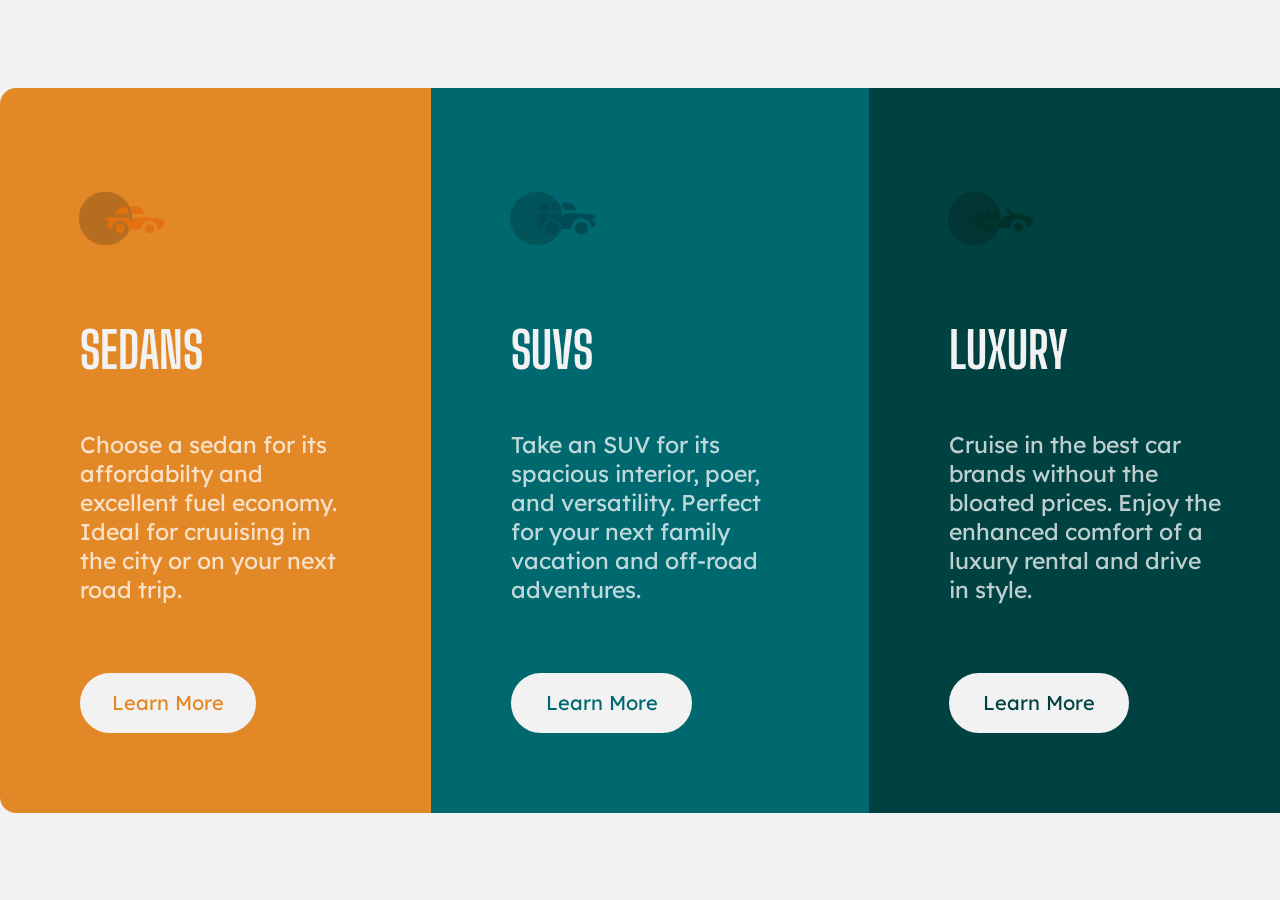
<file: index.html>
<!DOCTYPE html>
<html lang="en">
  <head>
    <meta charset="UTF-8" />
    <meta http-equiv="X-UA-Compatible" content="IE=edge" />
    <meta name="viewport" content="width=device-width, initial-scale=1.0" />
    <title>Flex-Layout</title>
    <link rel="stylesheet" href="style.css" />
  </head>
  <body>
    <main>
      <div class="left">
        <img src="icon-sedans.svg.png">
        <h1>SEDANS</h1>
        <p>
          Choose a sedan for its affordabilty and excellent fuel economy. Ideal
          for cruuising in the city or on your next road trip.
        </p>
        <button><a href="#"></a> Learn More</button>
      </div>
      
      <div class="middle">
        <img src="icon-suvs.svg.png">
        <h1>SUVS</h1>
        <p>
          Take an SUV for its spacious interior, poer, and versatility. Perfect for your next family vacation and off-road adventures.
        </p>
        <button><a href="#"></a> Learn More</button>
      </div>

      <div class="right">
        <img src="icon-luxury.svg.png">
        <h1>LUXURY</h1>
        <p>
          Cruise in the best car brands without the bloated prices. Enjoy the enhanced comfort of a luxury rental and drive in style.
        </p>
        <button><a href="#"></a> Learn More</button>
      </div>

      <div class="gridcheck">
      <a href="grid.html">Check out the Grid Layout</a>
    </div>

    </main>
  </body>
</html>
</file>
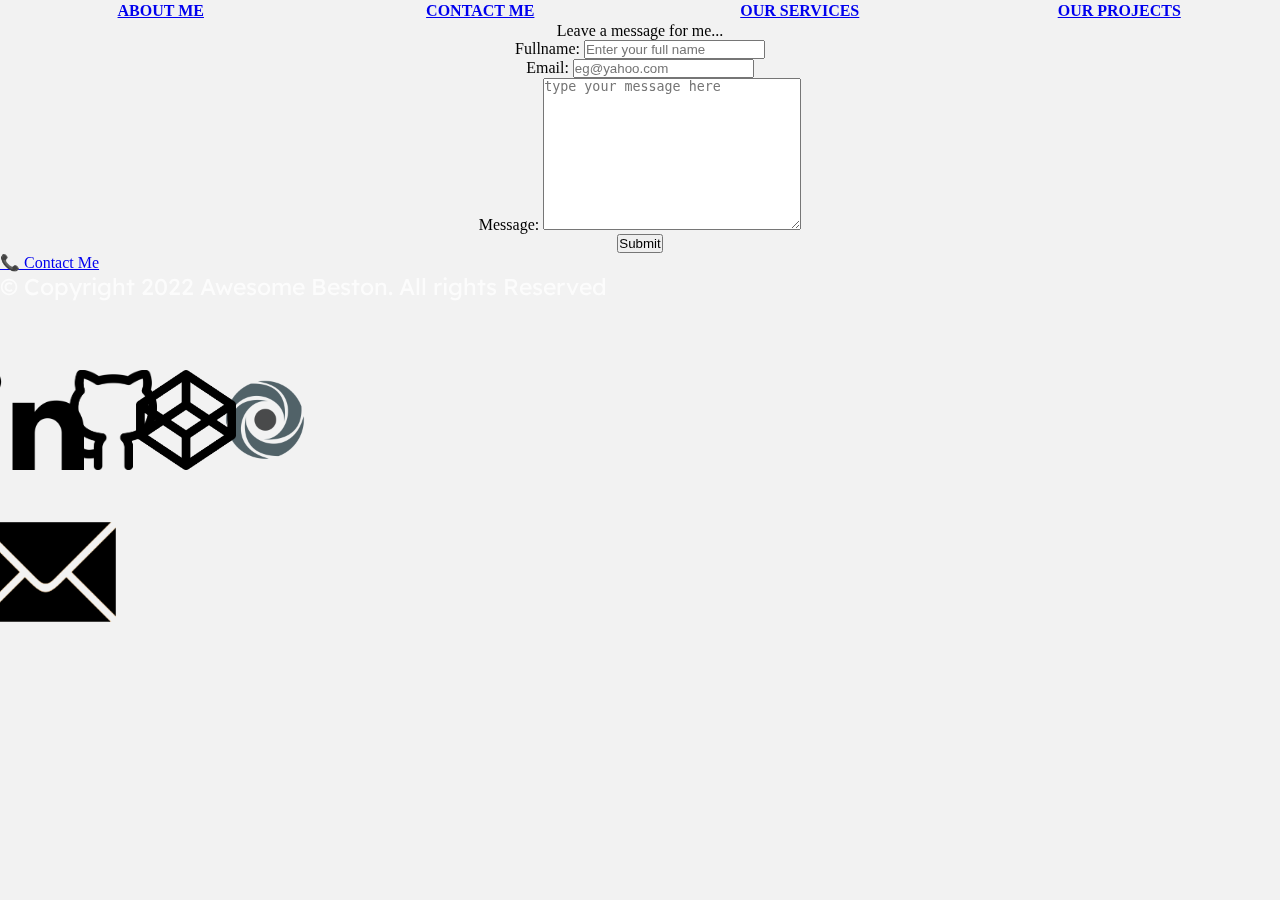
<file: contact page.html>
<!DOCTYPE html>
<html lang="en">
  <head>
    <meta charset="UTF-8" />
    <meta http-equiv="X-UA-Compatible" content="IE=edge" />
    <meta name="viewport" content="width=device-width, initial-scale=1.0" />
    <title>Contact Page</title>
    <link rel="stylesheet" href="style.css" />
  </head>
  <body>
     <table class="header" border="0" , width="100%">
      <tr>
        <th id="header" width="25%"><a href="index.html">ABOUT ME</a></th>
        <th id="header" width="25%"><a href="contact page.html">CONTACT ME</a></th>
        <th id="header" width="25%"><a href="services.html">OUR SERVICES</a></th>
        <th id="header" width="25%"><a href="project.html">OUR PROJECTS</a></th>
      </tr>
    </table>

    <form align="center">
      <div class="mess">
        <div id="mess">Leave a message for me...</div>
      </div>

      <div class="fname">
        <label id="funame" for="funame">Fullname:</label>
        <input id="fname" type="text" placeholder="Enter your full name" required>

      </div>

      <div class="mail">
        <label id="mail" for="mail">Email:</label>
        <input id="mailer" type="email" placeholder="eg@yahoo.com" required>

      </div>

      <div class="messsage">
        <label id="message" for="textarea">Message:</label>
        <textarea id="messa" cols="30" rows="10" wrap="hard" TextMode="Multiline" placeholder="type your message here" maxlength="300" required></textarea>

      </div>

      <input id="subm" type="submit" value="Submit" />
    </form>
  </body>

  <footer>
        <div class="foot">
            <div id="left">
                 <a href="contact page.html"> &#128222 Contact Me</a>
                <p>&copy; Copyright 2022 Awesome Beston. All rights Reserved</p>
            </div>

            <div id="right">
                <div id="social">
                    <a href="https://linkedin.com/in/chukwuebuka-ukachukwu-32875118a "><img src="in.png"/></a>
                    <a href="https://github.com/02awesome"><img src="github.png"/></a>
                    <a href="https://codepen.io/02awesome "><img src="codepen.png"/></a>
                    <a href="https://replit.com/@02awesome"><img src="replit.png"/></a>
                </div>
                <p>
                   <a href="bestonukachukwu@yahoo.com"><img src="email.png"/></a> 
                </p>
            </div>
        </div>
  </footer>
</html>
</file>
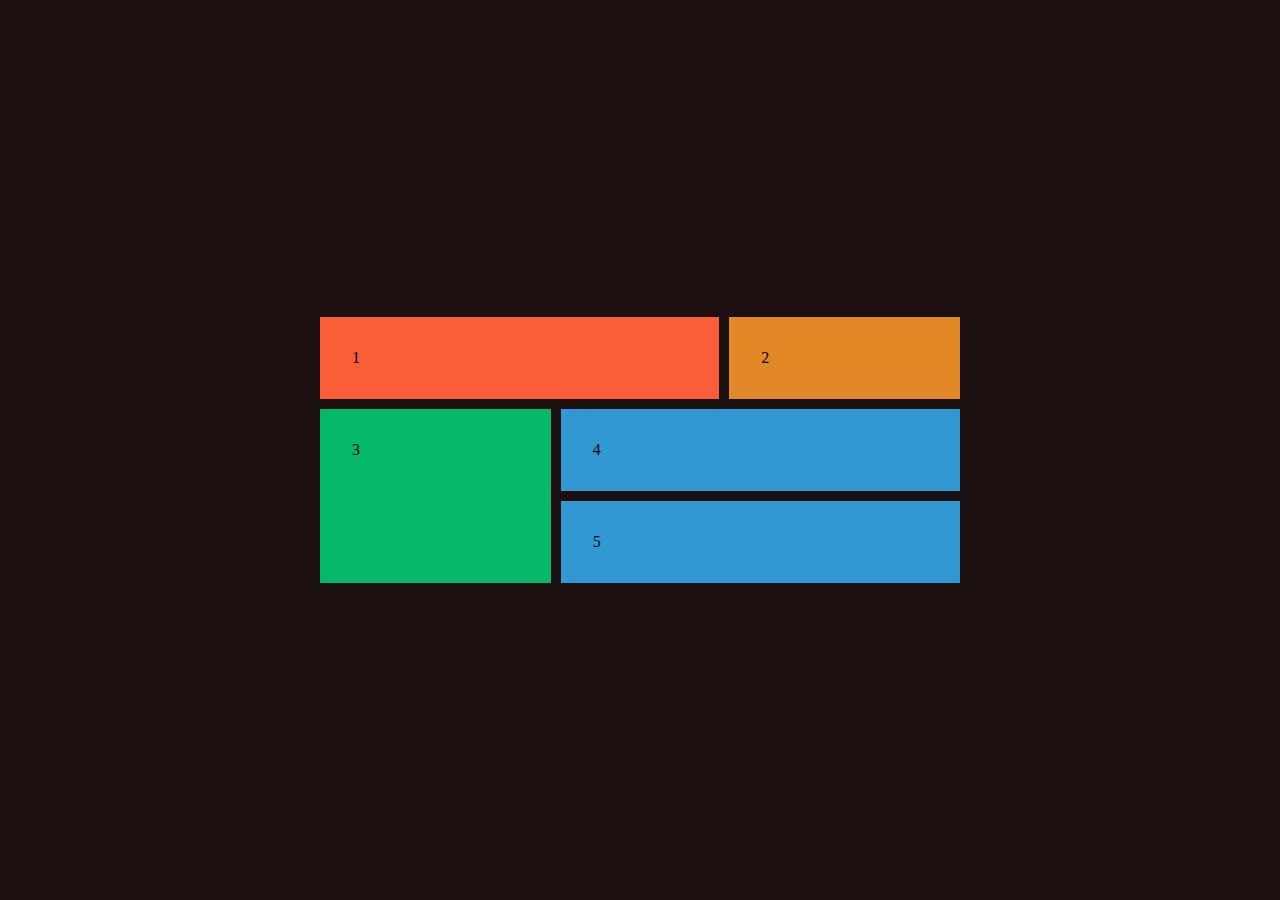
<file: grid.html>
<!DOCTYPE html>
<html lang="en">
  <head>
    <meta charset="UTF-8" />
    <meta http-equiv="X-UA-Compatible" content="IE=edge" />
    <meta name="viewport" content="width=device-width, initial-scale=1.0" />
    <title>Grid Layout</title>
    <link rel="stylesheet" href="grid.css" />
  </head>
  <body>
    <main>
      <div class="top-left">1</div>
      <div class="top-right">2</div>
      <div class="bottom-left">3</div>
      <div class="bottom-right-top">4</div>
      <div class="bottom-right-bottom">5</div>
    </main>
  </body>
</html>
</file>
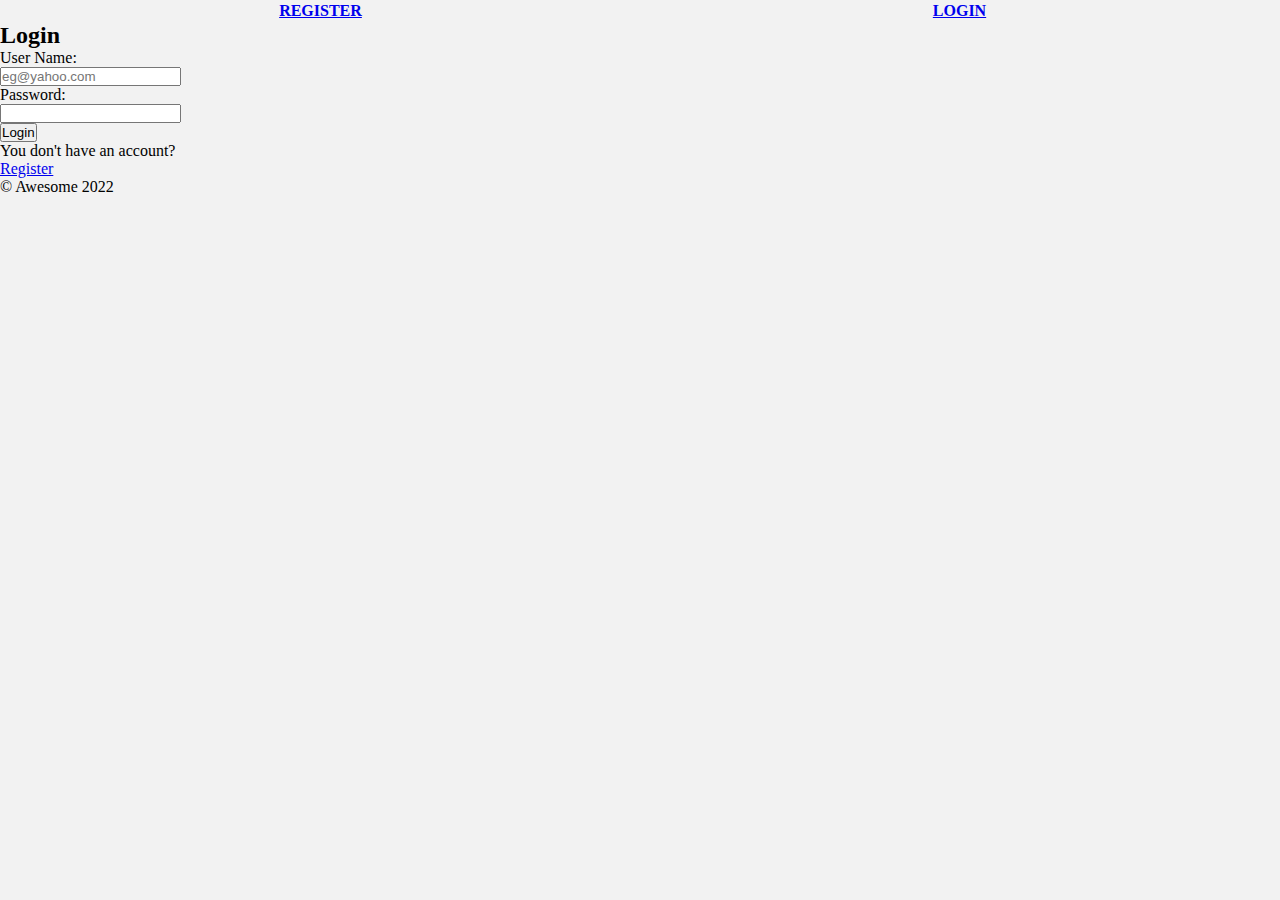
<file: login.html>
<!DOCTYPE html>
<html lang="en">
  <head>
    <meta charset="UTF-8" />
    <meta http-equiv="X-UA-Compatible" content="IE=edge" />
    <meta name="viewport" content="width=device-width, initial-scale=1.0" />
    <title>Login</title>
    <link rel="stylesheet" href="style.css">
  </head>
  <body>
    <table class="header" border="0" , width="100%">
      <tr>
        <th id="header" class="head" width="50%"><a href="index.html">REGISTER</a></th>
        <th id="header1" class="head" width="50%"><a href="login.html">LOGIN</a></th>
      </tr>
    </table>

    <form action="successful.html" align="centre">

      <div class="login">
          <h2 id="login">Login</h2>
      </div>
          
      <div class="username">
          <label id="username" for="username">User Name:</label></td> <br>
          <input type="email" id="usermail" name="email" placeholder="eg@yahoo.com" required/>
      </div>

      <div class="password">
          <label id="password" for="password">Password:</label><br>
          <input id="passw" type="password" id="password" name="password" minlength="8"/>
      </div>

      <div class="log">
        <input id="log" type="submit" value="Login" />
      </div>

      <div class="mess">
        <div id="messs">You don't have an account?</div>
        <a id="reg" href="index.html">Register</a>
      </div>

    </form>
  </body>

  <footer>
    <div>
      &copy; Awesome 2022
    </div>
  </footer>

</html>
</file>
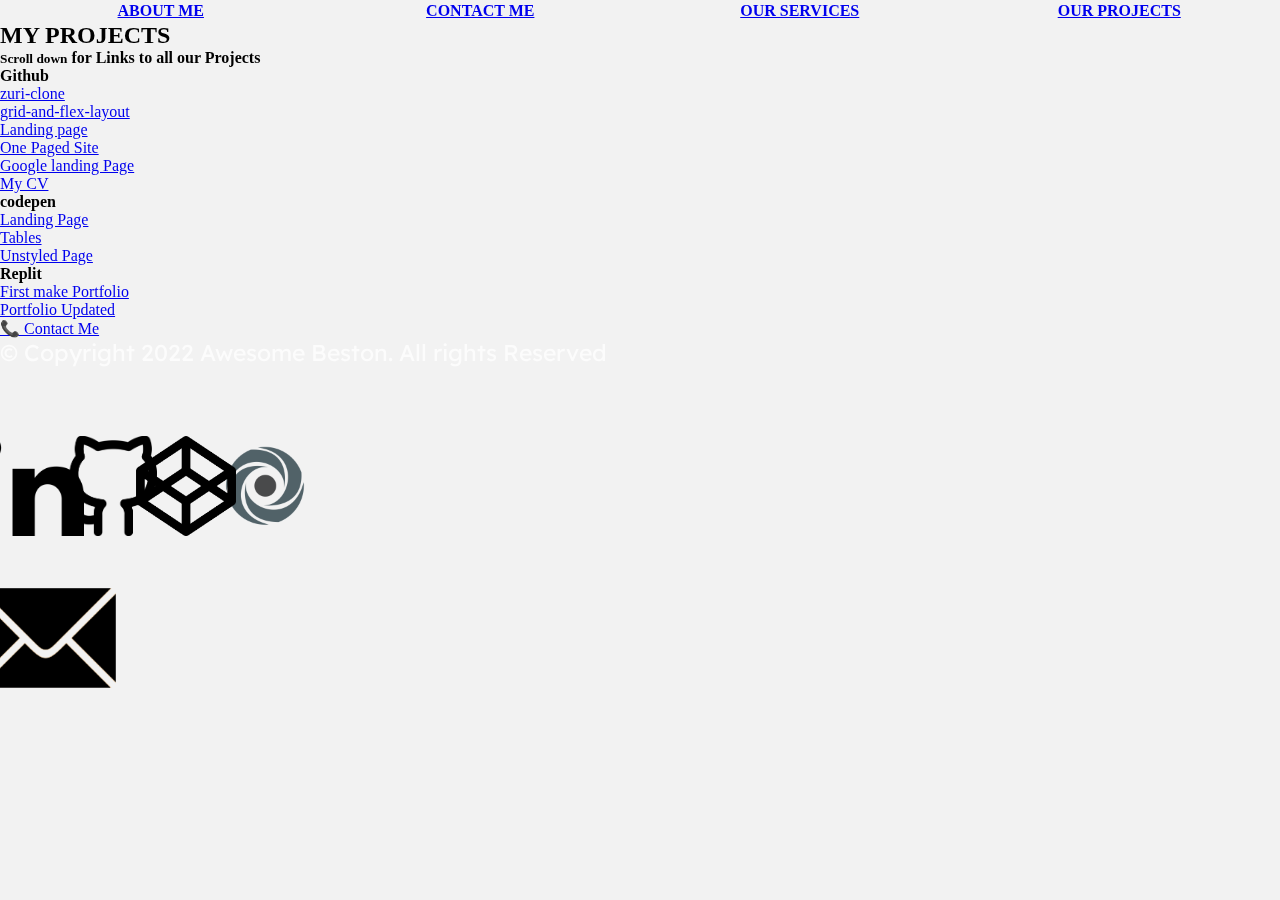
<file: project.html>
<!DOCTYPE html>
<html lang="en">
  <head>
    <meta charset="UTF-8" />
    <meta http-equiv="X-UA-Compatible" content="IE=edge" />
    <meta name="viewport" content="width=device-width, initial-scale=1.0" />
    <title>Register</title>
    <link rel="stylesheet" href="style.css" />
  </head>
  <body>
     <table class="header" border="0" , width="100%">
      <tr>
        <th id="header" width="25%"><a href="index.html">ABOUT ME</a></th>
        <th id="header" width="25%"><a href="contact page.html">CONTACT ME</a></th>
        <th id="header" width="25%"><a href="services.html">OUR SERVICES</a></th>
        <th id="header" width="25%"><a href="project.html">OUR PROJECTS</a></th>
      </tr>
    </table>

    <div class="lastpage">
      <h2>MY PROJECTS</h2>
    </div>

    <div class="linktoproj">
      <h4><small>Scroll down</small> for Links to all our Projects </h4>
      <div id="alllist">
        <div id="github" class="git">
          <h4>Github</h4>
          <ul>
            <li><a href="https://02awesome.github.io/zuri-clone/">zuri-clone</a></li>
            <li><a href="https://02awesome.github.io/grid-and-flex-layout/">grid-and-flex-layout</a></li>
            <li><a href="https://02awesome.github.io/responsive-form/">Landing page</a></li>
            <li><a href="https://02awesome.github.io/responsive-task/">One Paged Site</a></li>
            <li><a href="https://02awesome.github.io/google-task/">Google landing Page</a></li>
            <li><a href="https://02awesome.github.io/cv-resp/">My CV</a></li>
          </ul>
        </div>

        <div id="codepen" class="git">
          <h4>codepen</h4>
          <ul>
            <li><a href="https://codepen.io/02awesome/pen/bGLJbYv">Landing Page</a></li>
            <li><a href="https://codepen.io/02awesome/pen/oNEpNMR">Tables</a></li>
            <li><a href="https://codepen.io/02awesome/pen/GRdYqmV">Unstyled Page</a></li>
          </ul>
        </div>

        <div id="replit" class="git">
          <h4>Replit</h4>
          <ul>
            <li><a href="https://zuri-linked-pages.02awesome.repl.co">First make Portfolio</a></li>
            <li><a href="#">Portfolio Updated</a></li>
          </ul>
        </div>

      </div>
      
    </div>
  </body>

  <footer>
        <div class="foot">
            <div id="left">
                 <a href="contact page.html"> &#128222 Contact Me</a>
                <p>&copy; Copyright 2022 Awesome Beston. All rights Reserved</p>
            </div>

            <div id="right">
                <div id="social">
                    <a href="https://linkedin.com/in/chukwuebuka-ukachukwu-32875118a "><img src="in.png"/></a>
                    <a href="https://github.com/02awesome"><img src="github.png"/></a>
                    <a href="https://codepen.io/02awesome "><img src="codepen.png"/></a>
                    <a href="https://replit.com/@02awesome"><img src="replit.png"/></a>
                </div>
                <p>
                   <a href="bestonukachukwu@yahoo.com"><img src="email.png"/></a> 
                </p>
            </div>
        </div>
  </footer>

  
</html>
</file>
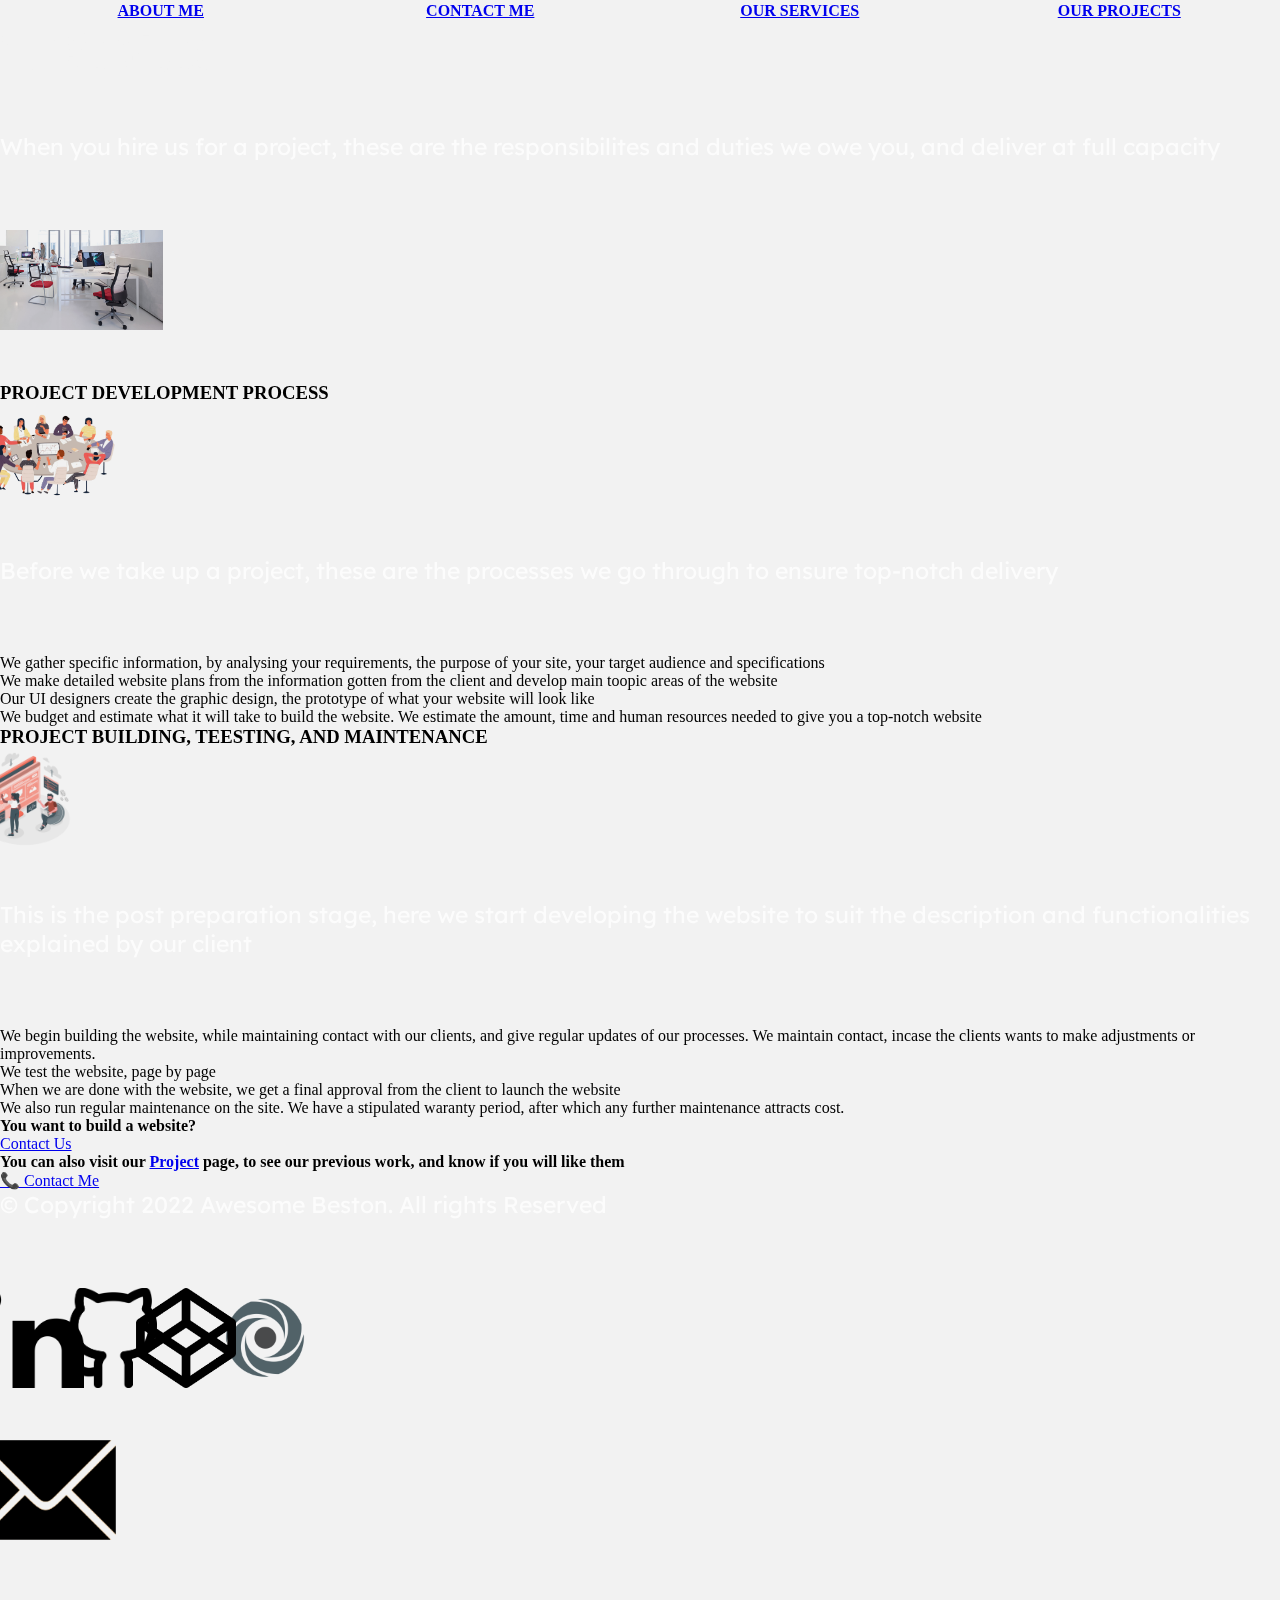
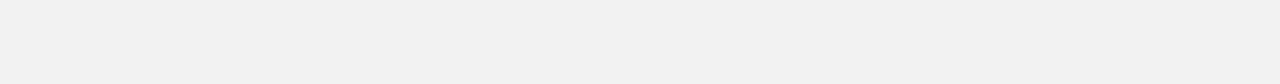
<file: services.html>
<!DOCTYPE html>
<html lang="en">
  <head>
    <meta charset="UTF-8" />
    <meta http-equiv="X-UA-Compatible" content="IE=edge" />
    <meta name="viewport" content="width=device-width, initial-scale=1.0" />
    <title>Login</title>
    <link rel="stylesheet" href="style.css">
  </head>
  <body>
    <table class="header" border="0" , width="100%">
      <tr>
        <th id="header" width="25%"><a href="index.html">ABOUT ME</a></th>
        <th id="header" width="25%"><a href="contact page.html">CONTACT ME</a></th>
        <th id="header" width="25%"><a href="services.html">OUR SERVICES</a></th>
        <th id="header" width="25%"><a href="project.html">OUR PROJECTS</a></th>
      </tr>
    </table>

    <div class="serv">
      <h1>Our Services</h1>
      <div class="servone">
        <p>When you hire us for a project, these are the responsibilites and duties we owe you, and deliver at full capacity</p>
      <img src="office-3.jpg" />
      </div>
    </div>

   <div class="stages">

      <div id="proall">
          <div class="projDev" id="proo">
        <h3>PROJECT DEVELOPMENT PROCESS</h3>
        <img src="meetingtable.png" />
        <p>Before we take up a project, these are the processes we go through to ensure top-notch delivery</p>
        <ul>
          <li>We gather specific information, by analysing your requirements, the purpose of your site, your target audience and specifications</li>
          <li>We make detailed website plans from the information gotten from the client and develop main toopic areas of the website</li>
          <li>Our UI designers create the graphic design, the prototype of what your website  will look like</li>
          <li>We budget and estimate what it will take to build the website. We estimate the amount, time and human resources needed to give you a top-notch website</li>
        </ul>
      </div>

      <div class="proBuild" id="proo">
        <h3>PROJECT BUILDING, TEESTING, AND MAINTENANCE</h3>
        <img src="11221.png" />
        <p>This is the post preparation stage, here we start developing the website to suit the description and functionalities explained by our client</p>
        <ul>
          <li>We begin building the website, while maintaining contact with our clients, and give regular updates of our processes. We maintain contact, incase the clients wants to make adjustments or improvements.</li>
          <li>We test the website, page by page</li>
          <li>When we are done with the website, we get a final approval from the client to launch the website</li>
          <li>We also run regular maintenance on the site. We have a stipulated waranty period, after which any further maintenance attracts cost.</li>

        </ul>
      </div>
      </div>

    </div>

    <div class="quess">
      <div id="quess1">
        <h4>You want to build a website?</h4>
        <a href="contact page.html">Contact Us</a>
      </div>
      
      <div id="quess2">
        <h4>You can also visit our <strong><a href="project.html">Project</a></strong> page, to see our previous work, and know if you will like them</h4>
      </div>
      
    </div>
  </body>

 <footer>
        <div class="foot">
            <div id="left">
                 <a href="contact page.html"> &#128222 Contact Me</a>
                <p>&copy; Copyright 2022 Awesome Beston. All rights Reserved</p>
            </div>

            <div id="right">
                <div id="social">
                    <a href="https://linkedin.com/in/chukwuebuka-ukachukwu-32875118a "><img src="in.png"/></a>
                    <a href="https://github.com/02awesome"><img src="github.png"/></a>
                    <a href="https://codepen.io/02awesome "><img src="codepen.png"/></a>
                    <a href="https://replit.com/@02awesome"><img src="replit.png"/></a>
                </div>
                <p>
                   <a href="bestonukachukwu@yahoo.com"><img src="email.png"/></a> 
                </p>
            </div>
        </div>
  </footer>

</html>
</file>
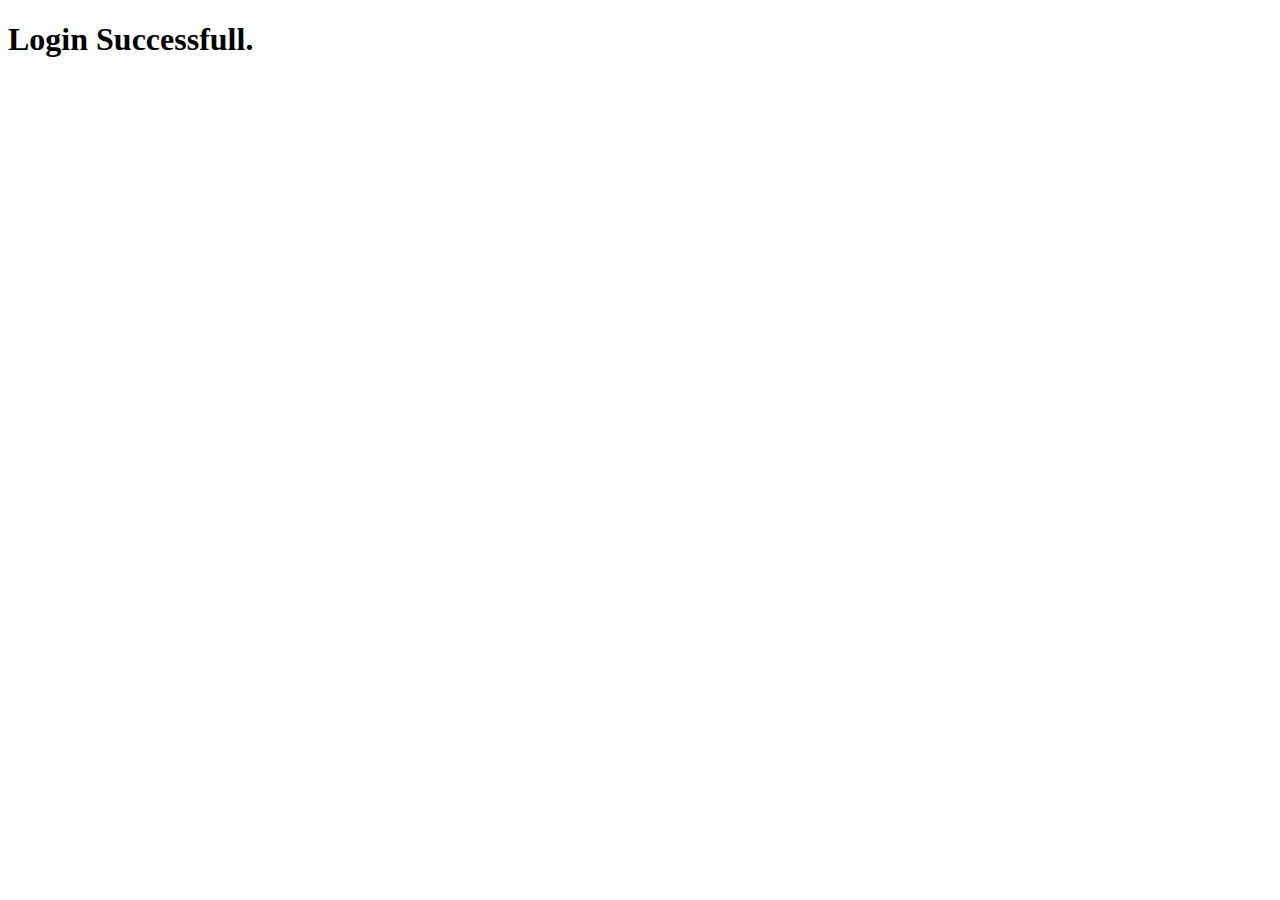
<file: successful.html>
<!DOCTYPE html>
<html lang="en">
  <head>
    <meta charset="UTF-8" />
    <meta http-equiv="X-UA-Compatible" content="IE=edge" />
    <meta name="viewport" content="width=device-width, initial-scale=1.0" />
    <title>Document</title>
  </head>
  <body>
    <div class="regall">
      <div class="regsuc">
        <h1>Login Successfull.</h1>
      </div>
    </div>
  </body>
</html>
</file>
<file: style.css>
@import url('https://fonts.googleapis.com/css2?family=Lexend+Deca&family=Poppins:wght@400;500;600;700&display=swap');

@import url('https://fonts.googleapis.com/css2?family=Big+Shoulders+Display:wght@700&family=Lexend+Deca&family=Poppins:wght@400;500;600;700&display=swap');

*{
    margin: 0;
    padding: 0;
    box-sizing: border-box;
}

body{
    background-color: hsl(0, 0%, 95%);
}

main{
    width: 1440px;
    /* width: 50%; */
    height: 100vh;
    display: flex;
    justify-content: center;
    align-items: center;
    align-content: center;
    margin: auto;
    /* border-radius: 5em; */

}

img{
    height: 100px;
    margin-left: -25px;
    margin-bottom: 3em;
    mix-blend-mode:multiply;
}

h1{
    color: hsl(0, 0%, 95%);
    font-family: 'Big Shoulders Display', cursive;
    font-weight: 700;
    font-size: 50px;
    margin-bottom: 1em;
    
}

p{
    color: hsla(0, 0%, 100%, 0.75);
    font-size: 23px;
    justify-content: space-around, space-between, space-evenly;
    font-family: 'Lexend Deca', sans-serif;
    font-weight: 400;
    margin-bottom: 3em;
}

button{
    border: 2px solid hsl(0, 0%, 95%);
    border-radius: 2.5em;
    background-color: hsl(0, 0%, 95%);
    font-family: 'Lexend Deca', sans-serif;
    font-size: 20px;
    font-weight: 400;
    height: 60px;
    width: 65%;
    color: inherit;
}

.left{
    background-color: hsl(31, 77%, 52%);
    padding: 5em;
    border-top-left-radius: 1em;
    border-bottom-left-radius: 1em;
}

.left img{
    color: hsl(31, 77%, 52%);
}

.left button{
    color: hsl(31, 77%, 52%);
}
.left button:active{
    background-color: hsl(31, 77%, 52%);
    color: hsl(0, 0%, 95%);
}



.middle {
    background-color: hsl(184, 100%, 22%);
    padding: 5em;
}

.middle button{
    color: hsl(184, 100%, 22%);
}

.middle button:active{
    color: hsl(0, 0%, 95%);
    background-color: hsl(184, 100%, 22%);
}

.right {
    background-color: hsl(179, 100%, 13%);
    padding: 5em;
    border-top-right-radius: 1em;
    border-bottom-right-radius:1em ;
}

.right button{
    color: hsl(179, 100%, 13%);
}

.right button:active{
    color: hsl(0, 0%, 95%);
    background-color: hsl(179, 100%, 13%);
}

.gridcheck {
  background-color: hsl(179, 100%, 13%);
  align-content: center;
  text-align: center;
  width: 30%;
  margin-left:2em;
  padding: .5em;
}

.gridcheck a{
  color: white;
  text-decoration: none;
  font-family: 'Lexend Deca', sans-serif;
}
</file>
<file: grid.css>
*{
    margin: 0;
    padding: 0;
}

body{
    background-color: rgb(29, 16, 16);
    display: flex;
    place-items: center;
    height: 100vh;
}

main{
    display: grid;
    grid-template-areas:
    'a a b'
    'c d d'
    'c e e';
    gap: 10px;
    width: 50%;
    margin: auto;
    align-content: center;
}

main div{
    padding: 2em;
    /* text-align: center; */
}

.top-left{
    background-color: rgb(250, 94, 54);
    grid-area: a;

}

.top-right {
    background-color: hsl(31, 77%, 52%);
    grid-area: b;

}

.bottom-left {
    background-color: hsl(154, 95%, 37%);
    grid-area: c;

}

.bottom-right-top {
    background-color: hsl(202, 65%, 51%);
    grid-area: d;

}

.bottom-right-bottom {
    background-color: hsl(202, 65%, 51%);
    grid-area: e;

}
</file>
